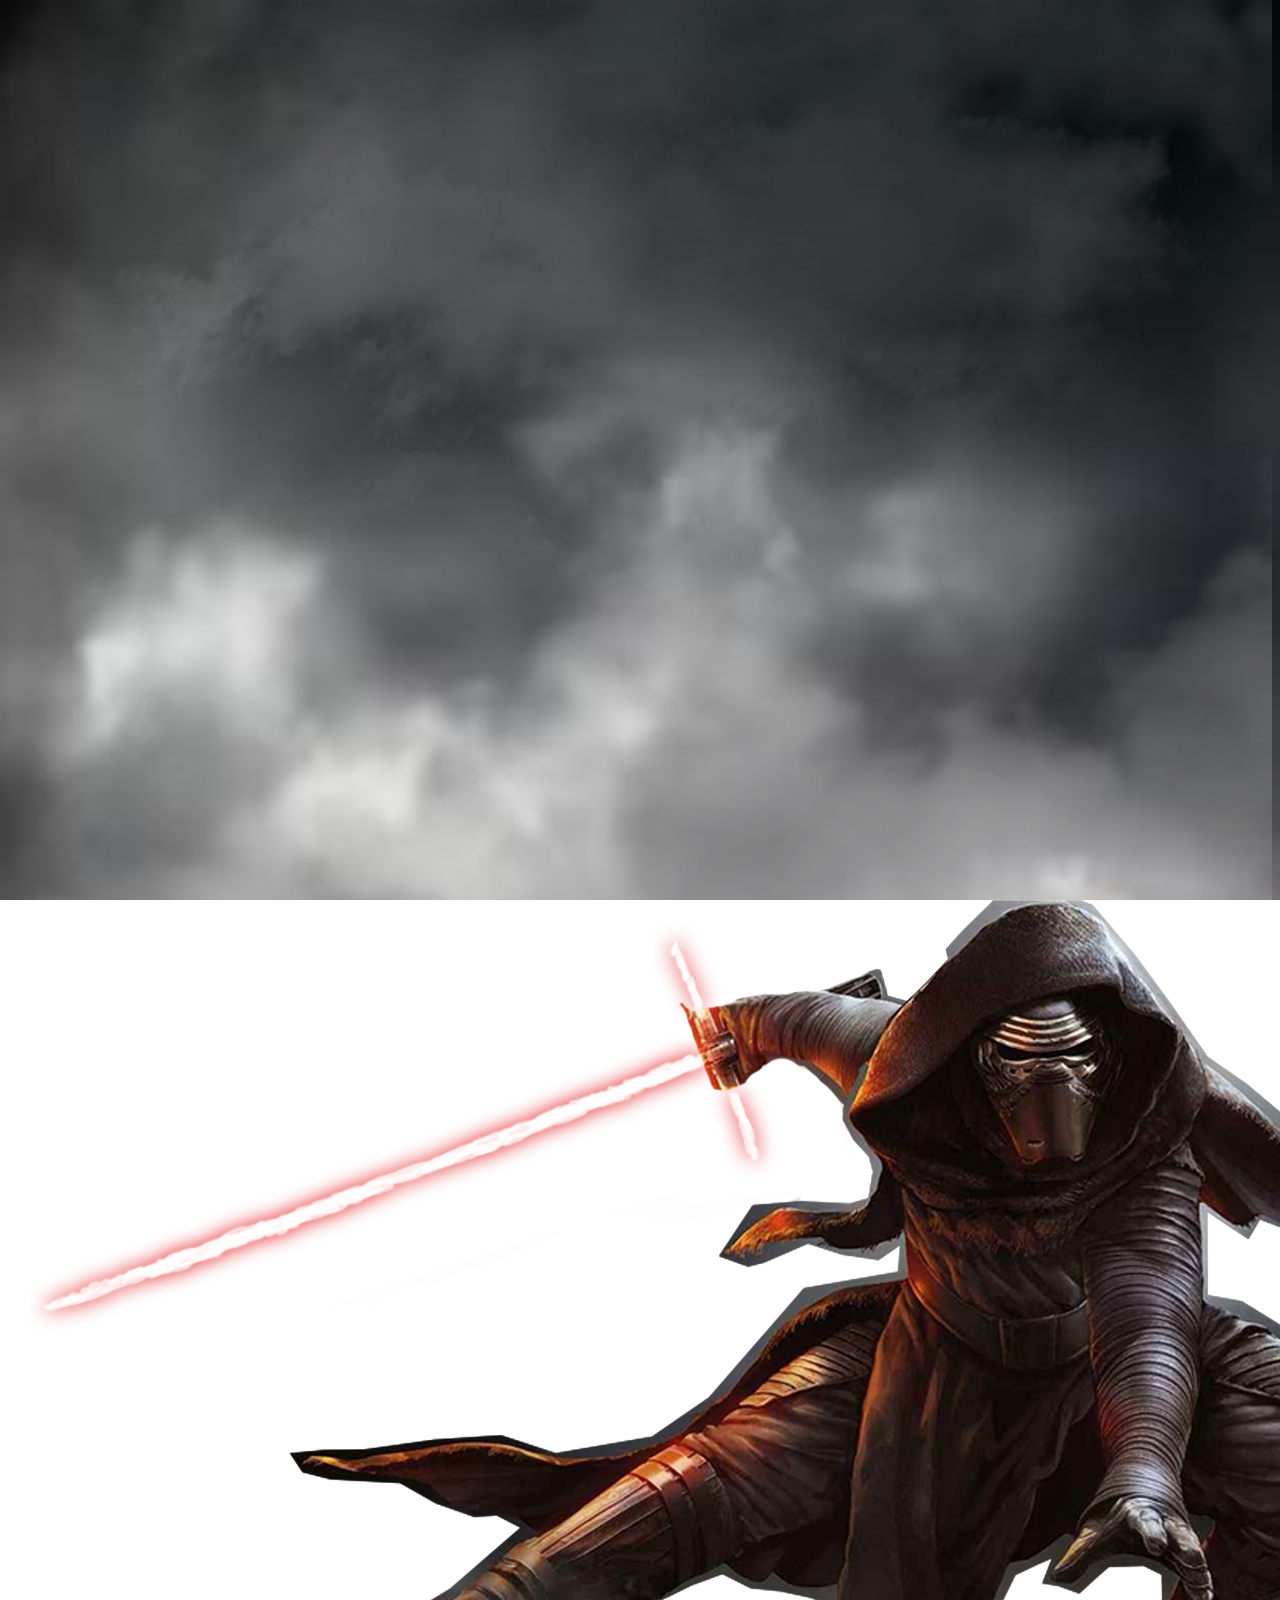
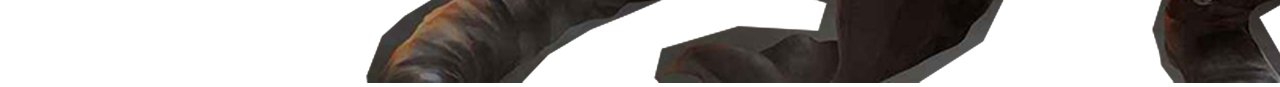
<file: paginaFilme/index.html>
<!DOCTYPE html>
<html lang="en">
<head>
    <meta charset="UTF-8">
    <meta http-equiv="X-UA-Compatible" content="IE=edge">
    <meta name="viewport" content="width=div, initial-scale=1.0">
    <title>Document</title>
    <link rel="stylesheet" href="css/style.css">
</head>
<body>
    <section>
        <div class="container">
        </div>
        <div class="nuvens"></div>
        <div id="brilhos">
            <img src="./images/brilhos-kylo-ren.png" alt="">
        </div>
             <div>
                <img src="./images/KyloRen.png" alt="">        
            </div>
    </section>
</body>
</html>
</file>
<file: paginaFilme/css/style.css>
body{
    margin-top: 0;
    margin-left: 0;

}
div{
    position: absolute;
}

#brilhos{
    filter: drop-shadow(0 0 10px #df0000);
    animation: brilhos infinite 0.2s;
}

@keyframes brilhos {
    25%{
        filter: drop-shadow(0 0 40px #df0000);
    }
    50%{
        filter: drop-shadow(0 0 20px #df0000);

    }
    75%{
        filter: drop-shadow(0 0 30px #df0000);
    }
}

.container {
    position: absolute;
    width: 200%;
    height: 100vh;
    background-image: url(../images/963.jpg);
    background-size: cover;
}

.nuvens {
    position: relative;
    width: 100%;
    height: 100vh;
    background: url(../images/cloud.png);
    background-size: cover;
    opacity: 0.2;
    animation: nuvem 60s linear infinite;
}

@keyframes nuvem {
    0% {
        background-position: 0px;
    }
    100% {
        background-position: -5440px;
    }
}
</file>
